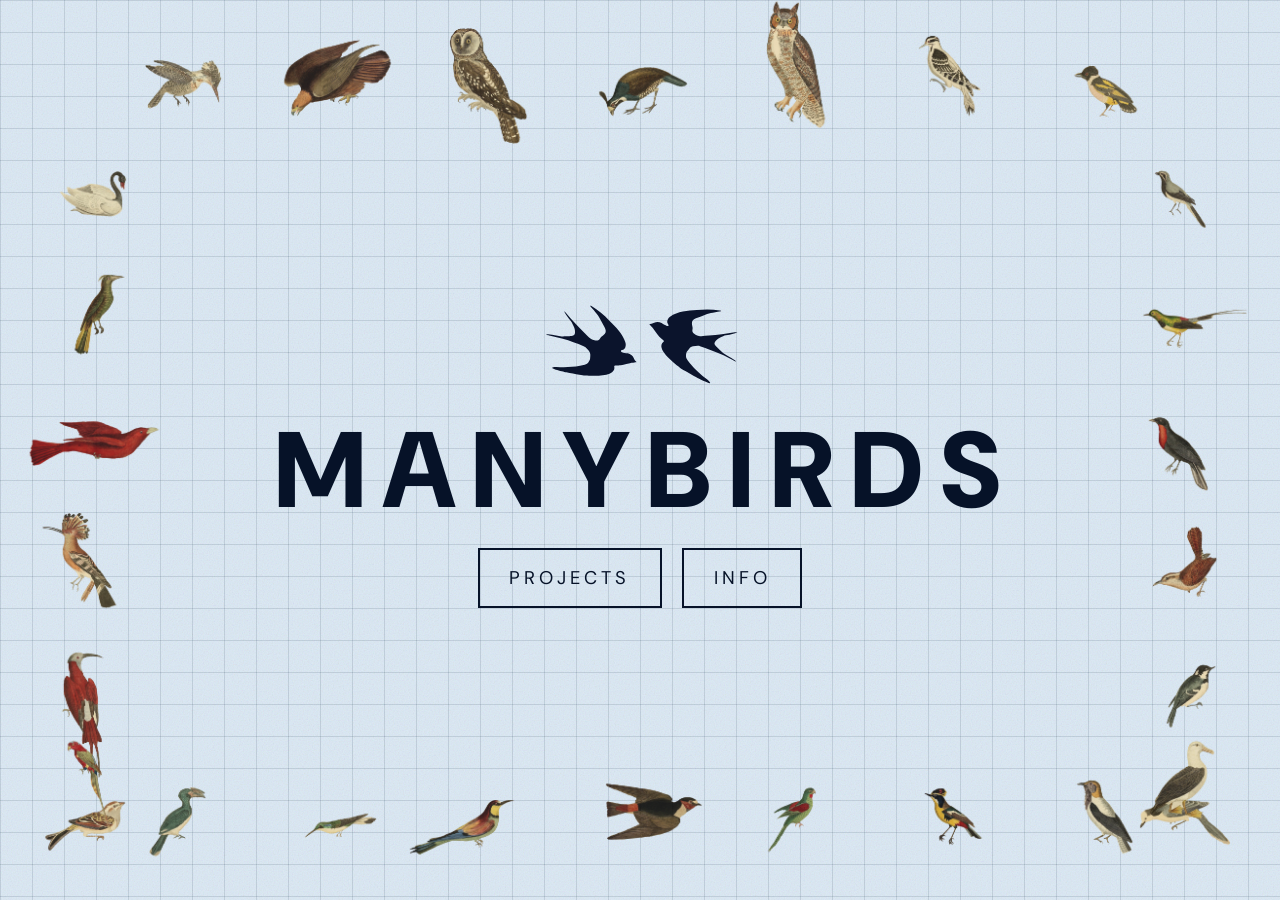
<file: index.html>
<!DOCTYPE html>
<html lang="en">
<head>
    <meta charset="UTF-8">
    <meta name="viewport" content="width=device-width, initial-scale=1.0">
    <title>MANYBIRDS — Audiovisual Collective</title>
    <meta name="description" content="MANYBIRDS — Audiovisual Collective creating immersive installations, performances, and films.">
    <link rel="canonical" href="https://manybirds.art/">
    <meta property="og:title" content="MANYBIRDS — Audiovisual Collective">
    <meta property="og:description" content="MANYBIRDS — Audiovisual Collective creating immersive installations, performances, and films.">
    <meta property="og:type" content="website">
    <meta property="og:url" content="https://manybirds.art/">
    <meta property="og:image" content="https://manybirds.art/assets/logo.svg">
    <meta name="twitter:card" content="summary_large_image">
    <meta name="twitter:title" content="MANYBIRDS — Audiovisual Collective">
    <meta name="twitter:description" content="MANYBIRDS — Audiovisual Collective creating immersive installations, performances, and films.">
    <meta name="twitter:image" content="https://manybirds.art/assets/logo.svg">
    <script type="application/ld+json">
    {
      "@context": "https://schema.org",
      "@graph": [
        {
          "@type": "Organization",
          "name": "MANYBIRDS",
          "url": "https://manybirds.art/",
          "logo": "https://manybirds.art/assets/logo.svg",
          "sameAs": [
            "https://www.instagram.com/manybirdscollective"
          ]
        },
        {
          "@type": "WebSite",
          "name": "MANYBIRDS",
          "url": "https://manybirds.art/"
        }
      ]
    }
    </script>
    <link rel="icon" href="assets/logo.svg" type="image/svg+xml">
    <link rel="stylesheet" href="style.css">
    <link rel="preconnect" href="https://fonts.googleapis.com">
    <link rel="preconnect" href="https://fonts.gstatic.com" crossorigin>
    <link href="https://fonts.googleapis.com/css2?family=DM+Sans:ital,wght@0,400;0,500;0,600;0,700;0,800;0,900;1,400;1,500&display=swap" rel="stylesheet">
</head>
<body class="home-page">
    <div class="home-birds" aria-hidden="true">
        <img class="home-bird bird-1" src="assets/birds/Birds-3.png" alt="">
        <img class="home-bird bird-2" src="assets/birds/Birds-11.png" alt="">
        <img class="home-bird bird-3" src="assets/birds/Birds-18.png" alt="">
        <img class="home-bird bird-4" src="assets/birds/Birds-24.png" alt="">
        <img class="home-bird bird-5" src="assets/birds/Birds-31.png" alt="">
        <img class="home-bird bird-6" src="assets/birds/Birds-39.png" alt="">
        <img class="home-bird bird-7" src="assets/birds/Birds-46.png" alt="">
        <img class="home-bird bird-8" src="assets/birds/Birds-53.png" alt="">
        <img class="home-bird bird-9" src="assets/birds/Birds-7.png" alt="">
        <img class="home-bird bird-10" src="assets/birds/Birds-14.png" alt="">
        <img class="home-bird bird-11" src="assets/birds/Birds-21.png" alt="">
        <img class="home-bird bird-12" src="assets/birds/Birds-28.png" alt="">
        <img class="home-bird bird-13" src="assets/birds/Birds-35.png" alt="">
        <img class="home-bird bird-14" src="assets/birds/Birds-42.png" alt="">
        <img class="home-bird bird-15" src="assets/birds/Birds-1.png" alt="">
        <img class="home-bird bird-16" src="assets/birds/Birds-5.png" alt="">
        <img class="home-bird bird-17" src="assets/birds/Birds-9.png" alt="">
        <img class="home-bird bird-18" src="assets/birds/Birds-13.png" alt="">
        <img class="home-bird bird-19" src="assets/birds/Birds-17.png" alt="">
        <img class="home-bird bird-20" src="assets/birds/Birds-23.png" alt="">
        <img class="home-bird bird-21" src="assets/birds/Birds-27.png" alt="">
        <img class="home-bird bird-22" src="assets/birds/Birds-33.png" alt="">
        <img class="home-bird bird-23" src="assets/birds/Birds-37.png" alt="">
        <img class="home-bird bird-24" src="assets/birds/Birds-41.png" alt="">
        <img class="home-bird bird-25" src="assets/birds/Birds-45.png" alt="">
        <img class="home-bird bird-26" src="assets/birds/Birds-49.png" alt="">
        <img class="home-bird bird-27" src="assets/birds/Birds-51.png" alt="">
        <img class="home-bird bird-28" src="assets/birds/Birds-55.png" alt="">
    </div>

    <main class="home-main" id="main">
        <div class="home-landing">
            <img class="home-logo" src="assets/logo.svg" alt="" decoding="async">
            <h1 class="home-wordmark">MANYBIRDS</h1>
            <div class="home-actions">
                <a href="projects.html" class="home-box-link">Projects</a>
                <a href="info.html" class="home-box-link">Info</a>
            </div>
        </div>
    </main>

    <script src="script.js"></script>
</body>
</html>
</file>
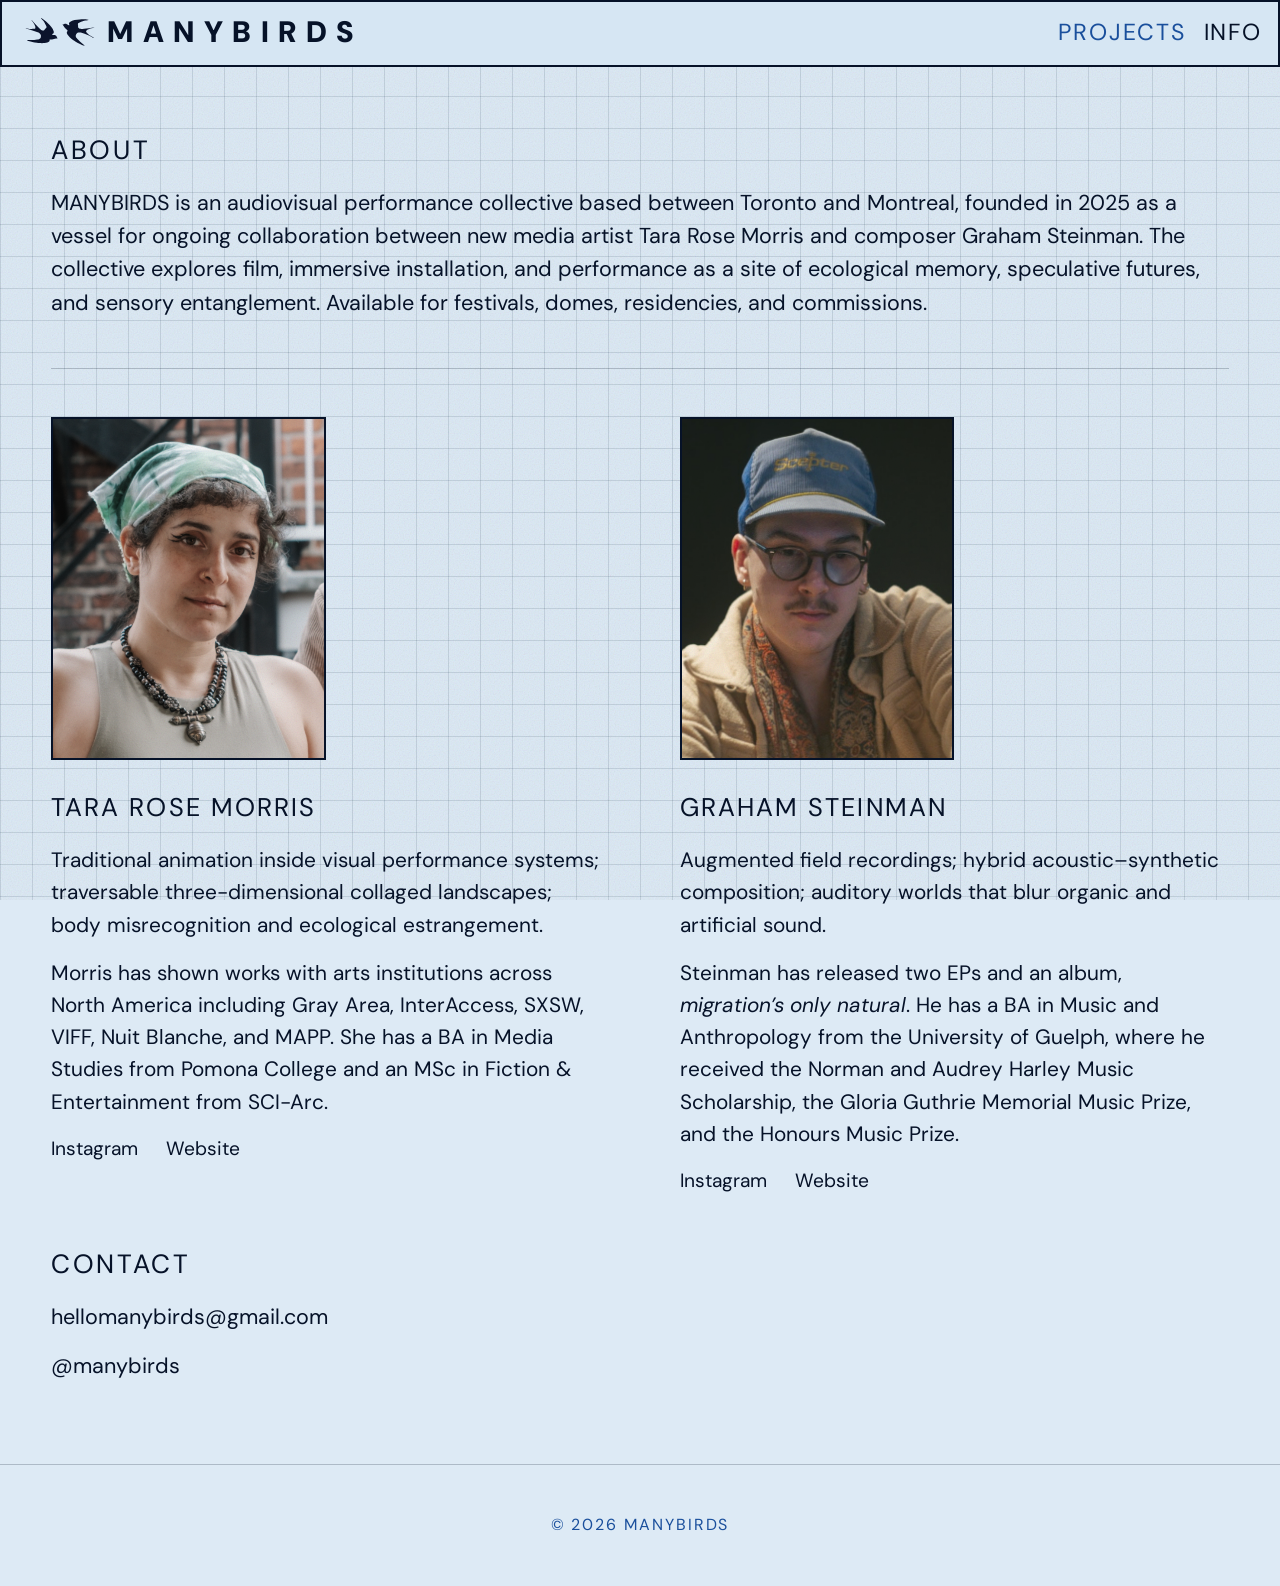
<file: info.html>
<!DOCTYPE html>
<html lang="en">
<head>
    <meta charset="UTF-8">
    <meta name="viewport" content="width=device-width, initial-scale=1.0">
    <title>Info — MANYBIRDS</title>
    <meta name="description" content="Info about MANYBIRDS, the audiovisual collective, including artist bios and contact details.">
    <link rel="canonical" href="https://manybirds.art/info.html">
    <meta property="og:title" content="Info — MANYBIRDS">
    <meta property="og:description" content="Learn about MANYBIRDS artists, background, and contact information.">
    <meta property="og:type" content="website">
    <meta property="og:url" content="https://manybirds.art/info.html">
    <meta property="og:image" content="https://manybirds.art/assets/logo.svg">
    <meta name="twitter:card" content="summary_large_image">
    <meta name="twitter:title" content="Info — MANYBIRDS">
    <meta name="twitter:description" content="Learn about MANYBIRDS artists, background, and contact information.">
    <meta name="twitter:image" content="https://manybirds.art/assets/logo.svg">
    <link rel="icon" href="assets/logo.svg" type="image/svg+xml">
    <link rel="stylesheet" href="style.css">
    <link rel="preconnect" href="https://fonts.googleapis.com">
    <link rel="preconnect" href="https://fonts.gstatic.com" crossorigin>
    <link href="https://fonts.googleapis.com/css2?family=DM+Sans:ital,wght@0,400;0,500;0,600;0,700;0,800;0,900;1,400;1,500&display=swap" rel="stylesheet">
</head>
<body>
    <header class="site-header">
        <a class="brand" href="index.html">
            <img class="brand-logo" src="assets/logo.svg" alt="" decoding="async">
            <span class="brand-text">MANYBIRDS</span>
        </a>
        <nav class="site-nav" aria-label="Primary">
            <a href="projects.html">Projects</a>
            <a href="info.html" class="is-active">Info</a>
            <a href="shop.html" class="is-nav-hidden">Shop</a>
            <a href="photos.html" class="is-nav-hidden">Photos</a>
        </nav>
    </header>

    <main class="page-main">
        <div class="page-inner prose">

            <h2>About</h2>
            <p>MANYBIRDS is an audiovisual performance collective based between Toronto and Montreal, founded in 2025 as a vessel for ongoing collaboration between new media artist Tara Rose Morris and composer Graham Steinman. The collective explores film, immersive installation, and performance as a site of ecological memory, speculative futures, and sensory entanglement. Available for festivals, domes, residencies, and commissions.</p>

            <div class="profiles-row">
                <section class="profile-block" aria-labelledby="tara-heading">
                    <div class="profile-photo">
                        <img src="assets/artists/tara.png" alt="Portrait of Tara Rose Morris" width="800" height="1000" loading="lazy" decoding="async">
                    </div>
                    <h3 id="tara-heading">TARA ROSE MORRIS</h3>
                    <p>Traditional animation inside visual performance systems; traversable three-dimensional collaged landscapes; body misrecognition and ecological estrangement.</p>
                    <p>Morris has shown works with arts institutions across North America including Gray Area, InterAccess, SXSW, VIFF, Nuit Blanche, and MAPP. She has a BA in Media Studies from Pomona College and an MSc in Fiction &amp; Entertainment from SCI-Arc.</p>
                    <div class="member-links">
                        <a href="https://www.instagram.com/taramoves" target="_blank" rel="noopener noreferrer">Instagram</a>
                        <a href="https://taramovves.com" target="_blank" rel="noopener noreferrer">Website</a>
                    </div>
                </section>

                <section class="profile-block" aria-labelledby="graham-heading">
                    <div class="profile-photo">
                        <img src="assets/artists/graham.png" alt="Portrait of Graham Steinman" width="800" height="1000" loading="lazy" decoding="async">
                    </div>
                    <h3 id="graham-heading">GRAHAM STEINMAN</h3>
                    <p>Augmented field recordings; hybrid acoustic–synthetic composition; auditory worlds that blur organic and artificial sound.</p>
                    <p>Steinman has released two EPs and an album, <em>migration’s only natural</em>. He has a BA in Music and Anthropology from the University of Guelph, where he received the Norman and Audrey Harley Music Scholarship, the Gloria Guthrie Memorial Music Prize, and the Honours Music Prize.</p>
                    <div class="member-links">
                        <a href="https://www.instagram.com/grahamsteinman" target="_blank" rel="noopener noreferrer">Instagram</a>
                        <a href="https://www.grahamsteinman.com" target="_blank" rel="noopener noreferrer">Website</a>
                    </div>
                </section>
            </div>

            <section class="contact-block" aria-labelledby="contact-heading">
                <h2 id="contact-heading">Contact</h2>
                <ul class="contact-list">
                    <li><a href="mailto:hellomanybirds@gmail.com">hellomanybirds@gmail.com</a></li>
                    <li><a href="https://www.instagram.com/manybirdscollective" target="_blank" rel="noopener noreferrer">@manybirds</a></li>
                </ul>
            </section>
        </div>
    </main>

    <footer class="site-footer">
        <p>© 2026 MANYBIRDS</p>
    </footer>
</body>
</html>
</file>
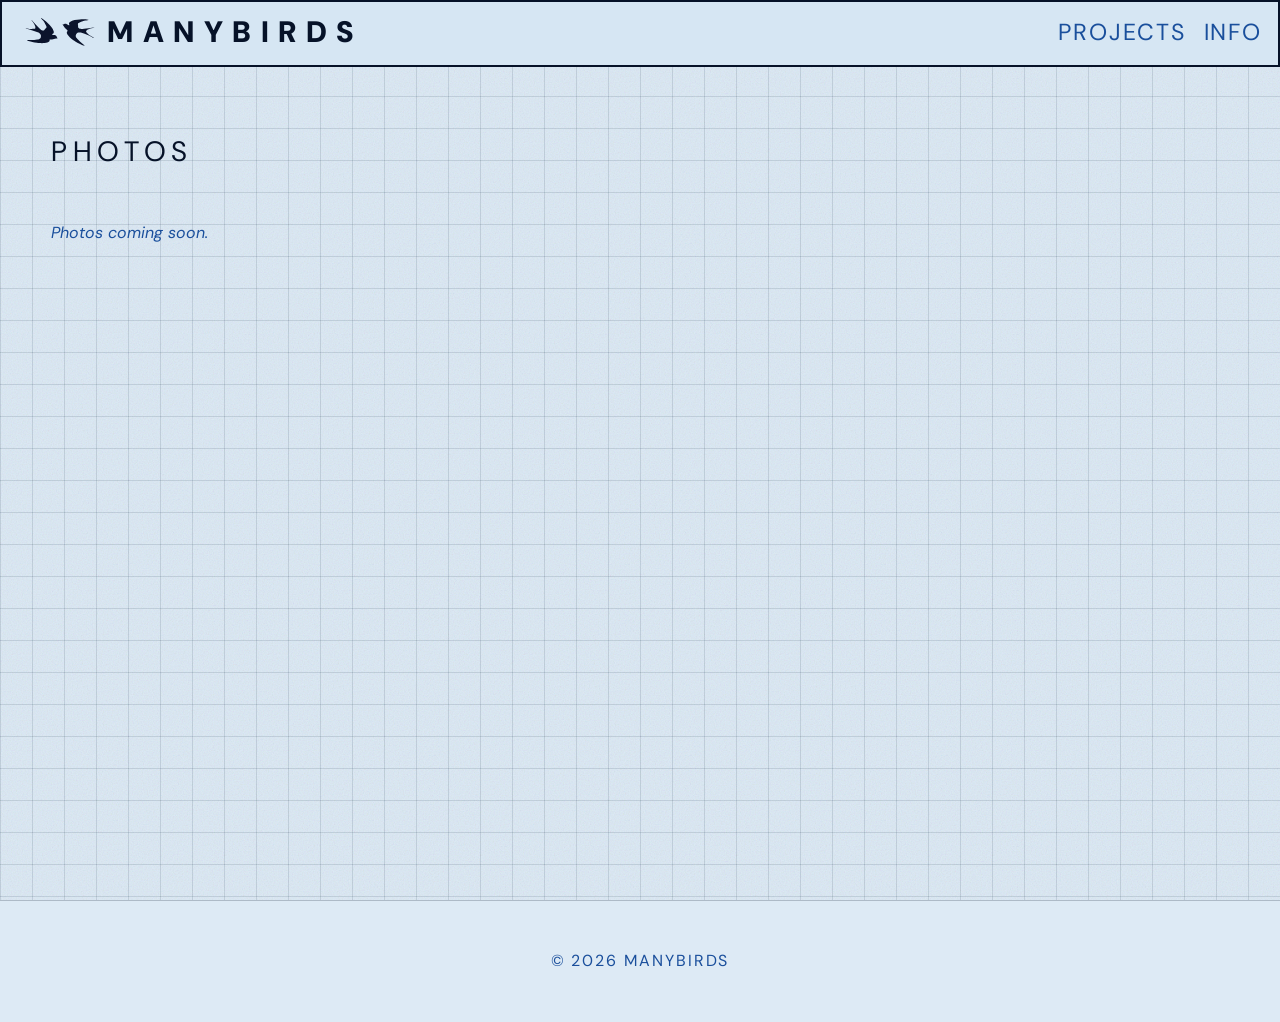
<file: photos.html>
<!DOCTYPE html>
<html lang="en">
<head>
    <meta charset="UTF-8">
    <meta name="viewport" content="width=device-width, initial-scale=1.0">
    <title>Photos — MANYBIRDS</title>
    <meta name="description" content="MANYBIRDS photo archive page.">
    <link rel="canonical" href="https://manybirds.art/photos.html">
    <meta property="og:title" content="Photos — MANYBIRDS">
    <meta property="og:description" content="MANYBIRDS photo archive page.">
    <meta property="og:type" content="website">
    <meta property="og:url" content="https://manybirds.art/photos.html">
    <meta property="og:image" content="https://manybirds.art/assets/logo.svg">
    <meta name="twitter:card" content="summary_large_image">
    <meta name="twitter:title" content="Photos — MANYBIRDS">
    <meta name="twitter:description" content="MANYBIRDS photo archive page.">
    <meta name="twitter:image" content="https://manybirds.art/assets/logo.svg">
    <link rel="icon" href="assets/logo.svg" type="image/svg+xml">
    <link rel="stylesheet" href="style.css">
    <link rel="preconnect" href="https://fonts.googleapis.com">
    <link rel="preconnect" href="https://fonts.gstatic.com" crossorigin>
    <link href="https://fonts.googleapis.com/css2?family=DM+Sans:ital,wght@0,400;0,500;0,600;0,700;0,800;0,900;1,400;1,500&display=swap" rel="stylesheet">
</head>
<body>
    <header class="site-header">
        <a class="brand" href="index.html">
            <img class="brand-logo" src="assets/logo.svg" alt="" decoding="async">
            <span class="brand-text">MANYBIRDS</span>
        </a>
        <nav class="site-nav" aria-label="Primary">
            <a href="projects.html">Projects</a>
            <a href="info.html">Info</a>
            <a href="shop.html" class="is-nav-hidden">Shop</a>
            <a href="photos.html" class="is-nav-hidden">Photos</a>
        </nav>
    </header>

    <main class="page-main">
        <div class="page-inner">
            <h1 class="page-title">Photos</h1>
            <p class="placeholder">Photos coming soon.</p>
        </div>
    </main>

    <footer class="site-footer">
        <p>© 2026 MANYBIRDS</p>
    </footer>
</body>
</html>
</file>
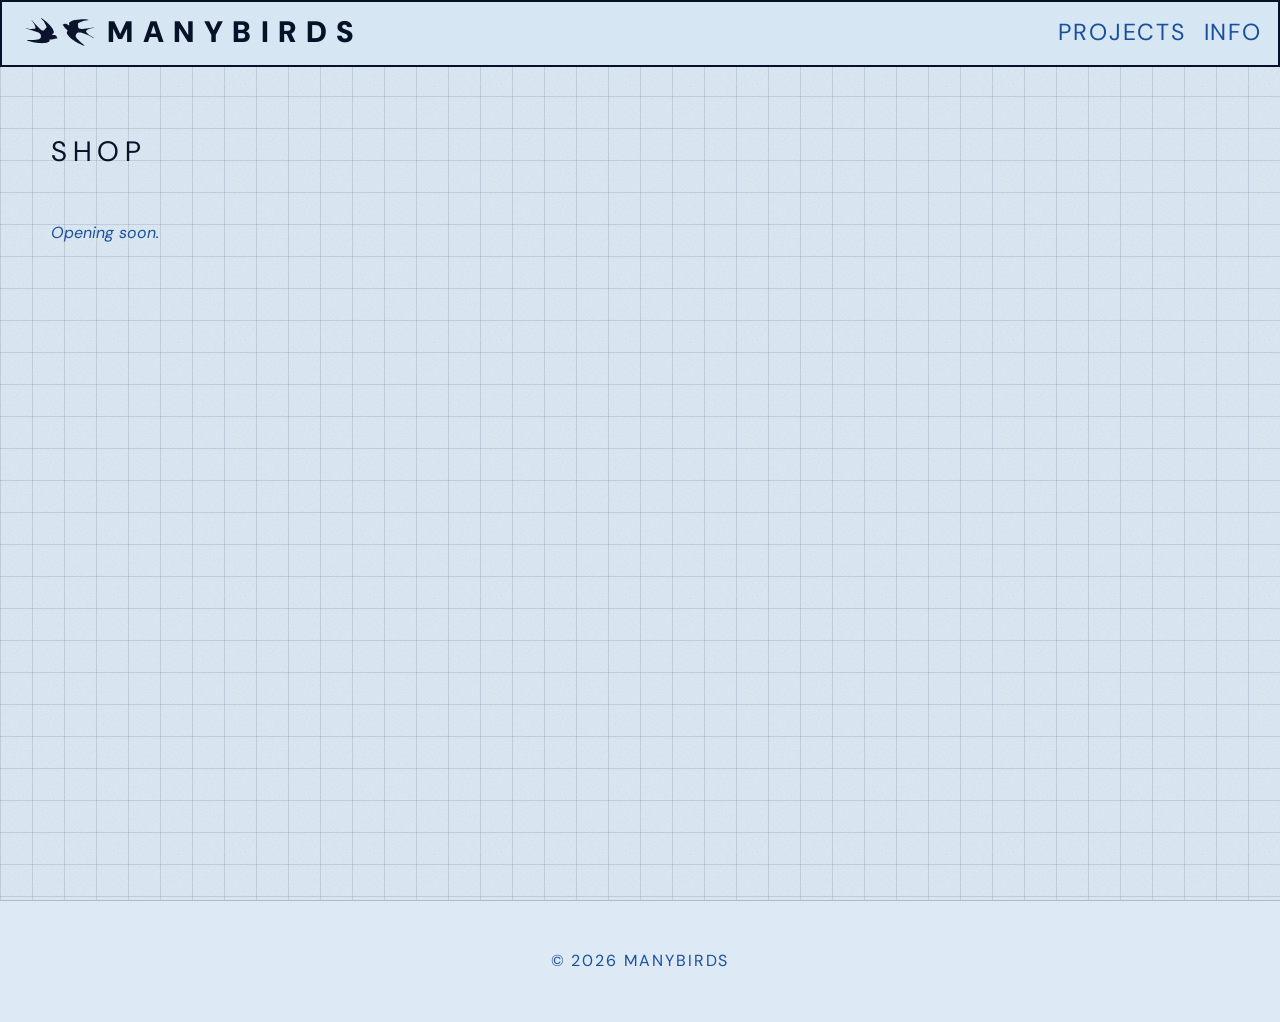
<file: shop.html>
<!DOCTYPE html>
<html lang="en">
<head>
    <meta charset="UTF-8">
    <meta name="viewport" content="width=device-width, initial-scale=1.0">
    <title>Shop — MANYBIRDS</title>
    <meta name="description" content="MANYBIRDS shop page.">
    <link rel="canonical" href="https://manybirds.art/shop.html">
    <meta property="og:title" content="Shop — MANYBIRDS">
    <meta property="og:description" content="MANYBIRDS shop page.">
    <meta property="og:type" content="website">
    <meta property="og:url" content="https://manybirds.art/shop.html">
    <meta property="og:image" content="https://manybirds.art/assets/logo.svg">
    <meta name="twitter:card" content="summary_large_image">
    <meta name="twitter:title" content="Shop — MANYBIRDS">
    <meta name="twitter:description" content="MANYBIRDS shop page.">
    <meta name="twitter:image" content="https://manybirds.art/assets/logo.svg">
    <link rel="icon" href="assets/logo.svg" type="image/svg+xml">
    <link rel="stylesheet" href="style.css">
    <link rel="preconnect" href="https://fonts.googleapis.com">
    <link rel="preconnect" href="https://fonts.gstatic.com" crossorigin>
    <link href="https://fonts.googleapis.com/css2?family=DM+Sans:ital,wght@0,400;0,500;0,600;0,700;0,800;0,900;1,400;1,500&display=swap" rel="stylesheet">
</head>
<body>
    <header class="site-header">
        <a class="brand" href="index.html">
            <img class="brand-logo" src="assets/logo.svg" alt="" decoding="async">
            <span class="brand-text">MANYBIRDS</span>
        </a>
        <nav class="site-nav" aria-label="Primary">
            <a href="projects.html">Projects</a>
            <a href="info.html">Info</a>
            <a href="shop.html" class="is-nav-hidden">Shop</a>
            <a href="photos.html" class="is-nav-hidden">Photos</a>
        </nav>
    </header>

    <main class="page-main">
        <div class="page-inner">
            <h1 class="page-title">Shop</h1>
            <p class="placeholder">Opening soon.</p>
        </div>
    </main>

    <footer class="site-footer">
        <p>© 2026 MANYBIRDS</p>
    </footer>
</body>
</html>
</file>
<file: style.css>
/* MANYBIRDS — vintage papery magazine */

:root {
    /* Paper + ink */
    --paper: #ddeaf5;
    --paper-deep: #cfddef;
    --grid-line: rgba(8, 28, 58, 0.12);
    --bg: var(--paper);
    --text: #061228;
    --text-muted: #1a4f9c;
    --line: rgba(6, 18, 40, 0.22);
    --accent: var(--text);
    --noise-tile: url("data:image/svg+xml,%3Csvg xmlns='http://www.w3.org/2000/svg' width='256' height='256'%3E%3Cfilter id='n'%3E%3CfeTurbulence type='fractalNoise' baseFrequency='0.8' numOctaves='4' stitchTiles='stitch'/%3E%3C/filter%3E%3Crect width='100%25' height='100%25' filter='url(%23n)' opacity='0.55'/%3E%3C/svg%3E");

    --font: "DM Sans", system-ui, sans-serif;
    --fw-regular: 400;
    --fw-semibold: 600;
    --fw-bold: 700;
    --fw-extrabold: 800;
    --fw-black: 900;

    --space-xs: 0.5rem;
    --space-sm: 1rem;
    --space-md: 1.75rem;
    --space-lg: 3rem;
    --space-xl: 5rem;

    --ease: cubic-bezier(0.2, 0.85, 0.35, 1);
    --fast: 0.18s;

    --header-offset: 5.1rem;
}

*, *::before, *::after {
    box-sizing: border-box;
    margin: 0;
    padding: 0;
}

html {
    font-size: 16px;
    scroll-behavior: smooth;
    background: var(--paper);
}

body {
    font-family: var(--font);
    font-weight: var(--fw-regular);
    position: relative;
    background: transparent;
    color: var(--text);
    line-height: 1.55;
    min-height: 100vh;
    display: flex;
    flex-direction: column;
    -webkit-font-smoothing: antialiased;
}

/* Magazine grid (lighter blue than paper) + paper noise */
body::before {
    content: "";
    position: fixed;
    inset: 0;
    z-index: -2;
    pointer-events: none;
    background-color: var(--paper);
    background-image:
        linear-gradient(var(--grid-line) 1px, transparent 1px),
        linear-gradient(90deg, var(--grid-line) 1px, transparent 1px);
    background-size: 32px 32px;
}

body::after {
    content: "";
    position: fixed;
    inset: 0;
    z-index: -1;
    pointer-events: none;
    opacity: 0.28;
    background-image: var(--noise-tile);
    background-repeat: repeat;
    mix-blend-mode: multiply;
}

.sr-only {
    position: absolute;
    width: 1px;
    height: 1px;
    padding: 0;
    margin: -1px;
    overflow: hidden;
    clip: rect(0, 0, 0, 0);
    white-space: nowrap;
    border: 0;
}

::selection {
    background: rgba(6, 18, 40, 0.14);
    color: var(--text);
}

img {
    max-width: 100%;
    height: auto;
    vertical-align: middle;
}

a {
    color: var(--text);
    text-decoration: none;
}

a:hover {
    color: var(--text);
    opacity: 0.72;
}

/* ---------- Typography ---------- */
.w-black {
    font-weight: var(--fw-black);
}

.w-extrabold {
    font-weight: var(--fw-extrabold);
}

.w-bold {
    font-weight: var(--fw-bold);
}

.w-semibold {
    font-weight: var(--fw-semibold);
}

.w-regular {
    font-weight: var(--fw-regular);
}

em,
.i {
    font-style: italic;
}

.muted {
    color: var(--text-muted);
    font-weight: var(--fw-regular);
}

.accent {
    color: var(--accent);
    font-weight: var(--fw-regular);
}

/* ---------- Header ---------- */
.site-header {
    position: fixed;
    top: 0;
    left: 0;
    right: 0;
    z-index: 50;
    display: flex;
    flex-wrap: wrap;
    align-items: center;
    justify-content: space-between;
    gap: 0.5rem 1rem;
    padding: 0.7rem max(0.55rem, 1.25vw) 0.75rem max(1rem, 1.35vw);
    background: #d6e6f3;
    border: 2px solid var(--text);
}

.brand {
    display: inline-flex;
    align-items: center;
    gap: 0.55rem;
    font-family: var(--font);
    font-weight: var(--fw-black);
    color: var(--text);
    text-decoration: none;
    text-transform: uppercase;
}

.brand-text {
    font-size: clamp(1.2rem, 3.4vw, 1.85rem);
    letter-spacing: 0.32em;
    line-height: 1;
}

.brand-logo {
    display: block;
    height: clamp(1.85rem, 4vw, 2.5rem);
    width: auto;
    flex-shrink: 0;
    filter: brightness(0) saturate(100%) invert(8%) sepia(27%) saturate(2469%) hue-rotate(197deg) brightness(91%) contrast(101%);
}

.brand:hover {
    color: var(--text);
    opacity: 0.78;
}

.brand:hover .brand-logo {
    opacity: 0.85;
}

.site-nav {
    display: flex;
    flex-wrap: wrap;
    align-items: center;
    gap: 0.25rem 1.1rem;
}

.site-nav a {
    font-family: var(--font);
    font-weight: var(--fw-regular);
    font-size: clamp(1.1rem, 2.75vw, 1.45rem);
    letter-spacing: 0.08em;
    text-transform: uppercase;
    color: var(--text-muted);
    text-decoration: none;
}

.site-nav a:hover {
    color: var(--text);
    opacity: 1;
}

.site-nav a.is-active {
    color: var(--text);
    font-weight: var(--fw-regular);
}

.site-nav a.is-nav-hidden {
    display: none;
}

/* ---------- Layout ---------- */
.page-main {
    padding-top: var(--header-offset);
    min-height: 100vh;
    flex: 1 0 auto;
}


.page-inner {
    width: 100%;
    max-width: none;
    margin: 0;
    padding: var(--space-lg) max(1rem, 4vw) var(--space-xl);
}

.page-title {
    font-weight: var(--fw-regular);
    font-size: clamp(1.25rem, 3vw, 1.75rem);
    letter-spacing: 0.2em;
    text-transform: uppercase;
    color: var(--text);
    margin-bottom: var(--space-lg);
}

/* ---------- Home (paper/grid + scattered birds) ---------- */
.home-page {
    padding-top: 0;
    min-height: 100vh;
    height: 100vh;
    overflow: hidden;
}

.home-birds {
    position: fixed;
    top: 50%;
    left: 50%;
    width: 1320px;
    height: 980px;
    transform: translate(-50%, -50%);
    z-index: 0;
    pointer-events: none;
    overflow: hidden;
}

.home-bird {
    position: absolute;
    width: 14rem;
    height: auto;
    opacity: 0.9;
    filter: saturate(0.86) contrast(0.96);
}

.home-main {
    position: relative;
    z-index: 2;
    min-height: calc(100vh - 4.5rem);
    flex: 1 0 auto;
    padding: 0;
    margin: 0;
}

.home-landing {
    position: fixed;
    inset: 0;
    z-index: 2;
    display: flex;
    flex-direction: column;
    align-items: center;
    justify-content: center;
    padding: max(1.5rem, 4vw);
    text-align: center;
    pointer-events: none;
}

.home-landing .home-actions,
.home-landing .home-box-link {
    pointer-events: auto;
}

.home-logo {
    width: clamp(9.6rem, 21vw, 13.8rem);
    height: auto;
    margin-bottom: 0.75rem;
    filter: brightness(0) saturate(100%) invert(8%) sepia(27%) saturate(2469%) hue-rotate(197deg) brightness(91%) contrast(101%);
}

.home-wordmark {
    font-family: var(--font);
    font-weight: var(--fw-black);
    font-size: clamp(2.3rem, 10.5vw, 6.7rem);
    letter-spacing: 0.15em;
    line-height: 1.05;
    color: var(--text);
    text-transform: uppercase;
    margin: 0 0 1.25rem;
    margin-right: -0.1em;
    text-shadow: none;
}

.home-tagline {
    font-family: var(--font);
    font-weight: var(--fw-regular);
    font-size: clamp(1.25rem, 2.9vw, 1.6rem);
    line-height: 1.5;
    font-style: italic;
    color: var(--text-muted);
    max-width: 36rem;
    margin: 0 auto 2.25rem;
    text-shadow: none;
}

.home-actions {
    display: flex;
    flex-wrap: wrap;
    gap: 1rem 1.25rem;
    justify-content: center;
}

.home-box-link {
    display: inline-block;
    border: 2px solid var(--text);
    background: transparent;
    color: var(--text);
    font-family: var(--font);
    font-weight: var(--fw-regular);
    font-size: clamp(1rem, 2.2vw, 1.15rem);
    letter-spacing: 0.22em;
    text-transform: uppercase;
    text-decoration: none;
    padding: 0.85rem 1.85rem;
    transition: opacity var(--fast) var(--ease), border-color var(--fast) var(--ease);
}

.home-box-link:hover {
    background: transparent;
    color: var(--text);
    opacity: 0.75;
    border-color: var(--text-muted);
}

.site-footer--home {
    position: fixed;
    left: 0;
    right: 0;
    bottom: 0;
    z-index: 3;
    margin-top: 0;
    background: transparent;
    border-top: 1px solid var(--line);
}

.site-footer--home p {
    color: var(--text-muted);
}

.bird-1 { top: 0; left: 92px; transform: none; }
.bird-2 { top: 0; left: 246px; transform: none; }
.bird-3 { top: 0; left: 400px; transform: none; }
.bird-4 { top: 0; left: 554px; transform: none; }
.bird-5 { top: 0; left: 708px; transform: none; }
.bird-6 { top: 0; left: 862px; transform: none; }
.bird-7 { top: 0; left: 1016px; transform: none; }

.bird-8 { bottom: 0; left: 92px; transform: none; }
.bird-9 { bottom: 0; left: 246px; transform: none; }
.bird-10 { bottom: 0; left: 400px; transform: none; }
.bird-11 { bottom: 0; left: 554px; transform: none; }
.bird-12 { bottom: 0; left: 708px; transform: none; }
.bird-13 { bottom: 0; left: 862px; transform: none; }
.bird-14 { bottom: 0; left: 1016px; transform: none; }

.bird-15 { top: 112px; left: 0; transform: none; }
.bird-16 { top: 236px; left: 0; transform: none; }
.bird-17 { top: 360px; left: 0; transform: none; }
.bird-18 { top: 484px; left: 0; transform: none; }
.bird-19 { top: 608px; left: 0; transform: none; }
.bird-20 { top: 732px; left: 0; transform: none; }
.bird-21 { top: 700px; left: 0; transform: none; }

.bird-22 { top: 112px; right: 0; transform: none; }
.bird-23 { top: 236px; right: 0; transform: none; }
.bird-24 { top: 360px; right: 0; transform: none; }
.bird-25 { top: 484px; right: 0; transform: none; }
.bird-26 { top: 608px; right: 0; transform: none; }
.bird-27 { top: 732px; right: 0; transform: none; }
.bird-28 { top: 700px; right: 0; transform: none; }

.home-box-link.is-nav-hidden {
    display: none;
}

/* ---------- Projects page hero strip ---------- */
.projects-hero {
    display: grid;
    grid-template-columns: repeat(3, 1fr);
    gap: clamp(0.45rem, 1.5vw, 0.85rem);
    width: 100%;
    margin: var(--space-sm) 0 var(--space-md);
    padding: 0;
}

.projects-hero-card {
    display: block;
    position: relative;
    overflow: hidden;
    border-radius: 0;
    aspect-ratio: 4 / 3;
    background: var(--paper-deep);
    border: 2px solid var(--text);
    outline: none;
    transition: opacity var(--fast) var(--ease);
}

.projects-hero-card::after {
    content: "";
    position: absolute;
    inset: 0;
    z-index: 1;
    pointer-events: none;
    opacity: 0.26;
    background-image: var(--noise-tile);
    background-repeat: repeat;
    mix-blend-mode: multiply;
}

.projects-hero-card:hover {
    opacity: 0.94;
}

.projects-hero-card:focus-visible {
    outline: 2px solid var(--text);
    outline-offset: 3px;
}

.projects-hero-card img {
    position: relative;
    z-index: 0;
    width: 100%;
    height: 100%;
    object-fit: cover;
    vertical-align: middle;
    filter: saturate(0.78) contrast(0.97);
    transition: transform 0.35s var(--ease), filter var(--fast) var(--ease);
}

.projects-hero-card:hover img {
    transform: scale(1.02);
}

/* ---------- Projects split (flush left) ---------- */
.projects-layout {
    --projects-gap: clamp(1rem, 2.5vw, 2rem);
    display: grid;
    grid-template-columns: minmax(10rem, 20rem) minmax(0, 1fr);
    gap: var(--projects-gap);
    align-items: start;
    position: relative;
    width: 100%;
    max-width: none;
    margin: 0;
    padding: var(--space-lg) max(0.75rem, 3vw) var(--space-xl) max(0.5rem, 1rem);
}

.project-index {
    position: sticky;
    top: var(--header-offset);
    min-width: 0;
    background: transparent;
    border: none;
    padding: var(--space-sm) 0.85rem;
    box-sizing: border-box;
}

.project-index ul {
    list-style: none;
}

.project-index li {
    margin-bottom: var(--space-md);
}

.project-index button[data-project] {
    font-family: var(--font);
    font-size: clamp(1.28rem, 3.84vw, 2.64rem);
    font-weight: var(--fw-regular);
    letter-spacing: 0.04em;
    line-height: 1.15;
    text-align: left;
    width: 100%;
    max-width: 100%;
    overflow-wrap: break-word;
    hyphens: auto;
    padding: 0.4rem 0;
    border: none;
    background: none;
    color: var(--text-muted);
    cursor: pointer;
    transition: color var(--fast) var(--ease), opacity var(--fast) var(--ease);
}

.project-index button[data-project]:hover {
    color: var(--text);
    opacity: 1;
}

.project-index button[data-project].is-active {
    color: var(--text);
    font-weight: var(--fw-regular);
}

.project-index-back {
    display: block;
    width: 100%;
    margin-top: var(--space-md);
    padding: var(--space-md) 0 0.35rem;
    border: none;
    border-top: 1px solid var(--line);
    background: none;
    font-family: var(--font);
    font-size: clamp(1.25rem, 3.2vw, 1.45rem);
    font-weight: var(--fw-regular);
    letter-spacing: 0.14em;
    text-transform: uppercase;
    text-align: left;
    color: var(--text-muted);
    cursor: pointer;
    transition: color var(--fast) var(--ease), opacity var(--fast) var(--ease);
}

.project-index-back:hover {
    color: var(--text);
    opacity: 0.8;
}

.project-stage {
    position: relative;
    min-height: 50vh;
    min-width: 0;
    padding-left: var(--space-md);
}

.project-stage::before {
    content: "";
    position: absolute;
    top: calc(-1 * var(--space-lg));
    bottom: calc(-1 * var(--space-xl));
    left: calc(var(--projects-gap) / -2);
    border-left: 2px solid #d98997;
    pointer-events: none;
}

.project-hub {
    display: none;
}

.project-hub.is-open {
    display: block;
}

.project-panel {
    display: none;
}

.project-panel.is-open {
    display: block;
}

.project-panel-inner {
    max-width: none;
    width: 100%;
    margin: 0;
    text-align: left;
}

.project-panel-head {
    margin-bottom: var(--space-md);
}

.project-panel-head h2 {
    font-weight: var(--fw-regular);
    font-size: clamp(1.15rem, 2.5vw, 1.5rem);
    letter-spacing: 0.12em;
    color: var(--text);
    margin-bottom: var(--space-xs);
}

.project-meta-line {
    font-size: 1.6rem;
    font-weight: var(--fw-regular);
    color: var(--text-muted);
}

/* Shows / dates */
.shows-list {
    list-style: none;
    margin: var(--space-md) 0 var(--space-lg);
    padding: var(--space-sm) 0;
    border-top: 1px solid var(--line);
    border-bottom: 1px solid var(--line);
}

.shows-list li {
    font-size: 1.3rem;
    font-weight: var(--fw-regular);
    color: var(--text);
    padding: 0.4rem 0;
    line-height: 1.45;
}

.shows-list.shows-list--flush {
    margin: 0;
    padding: 0;
    border: none;
}

.shows-list--compact {
    margin: 0 0 var(--space-md);
    padding: 0;
    border: none;
}

.shows-list--compact li {
    padding: 0.3rem 0;
}

.shows-list .show-date {
    font-weight: var(--fw-regular);
    color: var(--text);
}

/* Gallery — spans full width of detail column */
.gallery-stack {
    text-align: left;
    margin-bottom: var(--space-lg);
}

.gallery-stack-title {
    font-size: 1.2rem;
    font-weight: var(--fw-regular);
    letter-spacing: 0.14em;
    text-transform: uppercase;
    color: var(--text-muted);
    margin-bottom: var(--space-sm);
}

.gallery-grid {
    display: grid;
    grid-template-columns: repeat(3, 1fr);
    gap: var(--space-sm);
    justify-items: stretch;
    width: 100%;
    max-width: none;
    margin: 0;
}

.gallery-item {
    position: relative;
    aspect-ratio: 16 / 10;
    overflow: hidden;
    background: var(--paper-deep);
    border: 2px solid var(--text);
    width: 100%;
    max-width: none;
    min-width: 0;
    cursor: zoom-in;
}

.gallery-item::after {
    content: "";
    position: absolute;
    inset: 0;
    z-index: 1;
    pointer-events: none;
    opacity: 0.26;
    background-image: var(--noise-tile);
    background-repeat: repeat;
    mix-blend-mode: multiply;
}

.gallery-item img {
    position: relative;
    z-index: 0;
    width: 100%;
    height: 100%;
    object-fit: cover;
    filter: saturate(0.78) contrast(0.97);
    transition: filter var(--fast) var(--ease), opacity var(--fast) var(--ease);
}

.gallery-item:hover img {
    filter: saturate(0.84) contrast(0.98);
}

.project-body-text {
    margin-bottom: var(--space-lg);
}

.project-body-text p {
    font-size: clamp(1.25rem, 1.9vw, 1.45rem);
    font-weight: var(--fw-regular);
    color: var(--text);
    margin-bottom: var(--space-sm);
}

.project-body-text p:last-child {
    margin-bottom: 0;
}

.block-label {
    font-size: 1.2rem;
    font-weight: var(--fw-regular);
    letter-spacing: 0.14em;
    text-transform: uppercase;
    color: var(--text-muted);
    margin-bottom: var(--space-sm);
    margin-top: var(--space-lg);
}

.block-label:first-child {
    margin-top: 0;
}

.credits-list,
.screenings-list {
    list-style: none;
    font-size: 1.2rem;
}

.credits-list li {
    display: flex;
    justify-content: space-between;
    gap: var(--space-md);
    padding: 0.35rem 0;
    border-bottom: 1px solid var(--line);
    font-weight: var(--fw-regular);
}

.credit-name {
    font-weight: var(--fw-regular);
    color: var(--text);
}

.credit-role {
    color: var(--text-muted);
    text-align: right;
}

.media-embed {
    position: relative;
    width: 100%;
    max-width: 48rem;
    margin: var(--space-md) 0 var(--space-lg);
    aspect-ratio: 16 / 9;
    border-radius: 0;
    overflow: hidden;
    background: transparent;
    border: 2px solid var(--text);
}

.media-embed iframe {
    position: absolute;
    inset: 0;
    display: block;
    width: 100%;
    height: 100%;
    border: 0;
}

.media-embed--responsive {
    max-width: 48rem;
}

.viewing-page {
    max-width: 72rem;
}

.viewing-back {
    margin-bottom: var(--space-md);
    font-size: 1.15rem;
}

.viewing-back a {
    color: var(--text-muted);
    text-decoration: none;
}

.viewing-back a:hover {
    color: var(--text);
    text-decoration: underline;
}

.viewing-head {
    margin-bottom: var(--space-md);
}

.viewing-title {
    font-weight: var(--fw-regular);
    font-size: clamp(1.25rem, 3vw, 1.75rem);
    letter-spacing: 0.12em;
    text-transform: uppercase;
    color: var(--text);
    margin-bottom: var(--space-xs);
}

.viewing-cta {
    margin: 0 0 var(--space-lg);
    font-size: clamp(1.25rem, 1.9vw, 1.45rem);
}

.viewing-cta a {
    color: var(--text);
    text-decoration: underline;
    text-underline-offset: 0.2em;
}

.viewing-external {
    margin-top: var(--space-lg);
    font-size: 1.15rem;
}

.viewing-external a {
    color: var(--text-muted);
}

.viewing-external a:hover {
    color: var(--text);
}

/* ---------- Info / content pages ---------- */
.prose {
    max-width: none;
    width: 100%;
}

.prose p {
    margin-bottom: var(--space-md);
    font-weight: var(--fw-regular);
    color: var(--text);
    font-size: 1.35rem;
}

.prose h2 {
    font-size: 1.65rem;
    font-weight: var(--fw-regular);
    letter-spacing: 0.1em;
    text-transform: uppercase;
    margin: var(--space-lg) 0 var(--space-sm);
    color: var(--text);
}

.prose h2:first-child {
    margin-top: 0;
}

.profile-photo {
    position: relative;
    margin: 0 0 var(--space-md);
    width: 50%;
    max-width: 50%;
    aspect-ratio: 4 / 5;
    overflow: hidden;
    border-radius: 0;
    border: 2px solid var(--text);
    background: var(--paper-deep);
}

.profile-photo::after {
    content: "";
    position: absolute;
    inset: 0;
    z-index: 1;
    pointer-events: none;
    opacity: 0.26;
    background-image: var(--noise-tile);
    background-repeat: repeat;
    mix-blend-mode: multiply;
}

.profile-photo img {
    position: relative;
    z-index: 0;
    width: 100%;
    height: 100%;
    object-fit: cover;
    object-position: center center;
    display: block;
    filter: saturate(0.78) contrast(0.97);
}

.profiles-row {
    display: grid;
    grid-template-columns: 1fr 1fr;
    gap: var(--space-lg) var(--space-xl);
    margin-top: var(--space-lg);
    padding-top: var(--space-lg);
    border-top: 1px solid var(--line);
    align-items: start;
}

.profiles-row .profile-block {
    margin-top: 0;
    padding-top: 0;
    border-top: none;
}

.profile-block {
    margin-top: var(--space-lg);
    padding-top: var(--space-lg);
    border-top: 1px solid var(--line);
}

.profile-block h3 {
    font-size: 1.6rem;
    font-weight: var(--fw-regular);
    letter-spacing: 0.08em;
    text-transform: uppercase;
    color: var(--text);
    margin-bottom: var(--space-sm);
}

.profile-block p {
    font-size: 1.3rem;
    margin-bottom: var(--space-sm);
}

.member-links {
    display: flex;
    flex-wrap: wrap;
    gap: var(--space-md);
    margin-top: var(--space-sm);
}

.member-links a {
    font-size: 1.2rem;
    font-weight: var(--fw-regular);
}

.contact-block {
    margin-top: var(--space-lg);
}

.contact-list {
    list-style: none;
    padding: 0;
    margin: 0;
}

.contact-list li + li {
    margin-top: var(--space-sm);
}

.contact-list a {
    font-size: 1.35rem;
    font-weight: var(--fw-regular);
    word-break: break-all;
}

/* ---------- Placeholder pages ---------- */
.placeholder {
    color: var(--text-muted);
    font-style: italic;
    font-weight: var(--fw-regular);
    max-width: 28rem;
}

/* ---------- Footer ---------- */
.site-footer {
    position: relative;
    z-index: 2;
    padding: var(--space-lg);
    text-align: center;
    border-top: 1px solid var(--line);
    margin-top: auto;
}

.availability-note {
    margin-top: var(--space-lg);
    color: var(--text-muted);
    font-style: italic;
    font-weight: var(--fw-regular);
}

.site-footer p {
    font-size: 1rem;
    font-weight: var(--fw-regular);
    letter-spacing: 0.12em;
    color: var(--text-muted);
}

/* ---------- Lightbox ---------- */
.lightbox {
    position: fixed;
    inset: 0;
    z-index: 1000;
    background: color-mix(in srgb, var(--paper) 88%, var(--text));
    display: flex;
    align-items: center;
    justify-content: center;
    opacity: 0;
    visibility: hidden;
    transition: opacity 0.25s var(--ease), visibility 0.25s var(--ease);
    cursor: zoom-out;
}

.lightbox.active {
    opacity: 1;
    visibility: visible;
}

.lightbox-img {
    max-width: 90vw;
    max-height: 90vh;
    object-fit: contain;
    border-radius: 0;
    filter: none;
    border: none;
    outline: none;
    box-shadow: none;
}

.lightbox-close {
    position: absolute;
    top: var(--space-md);
    right: var(--space-md);
    background: none;
    border: none;
    color: var(--text-muted);
    font-size: 2rem;
    font-weight: var(--fw-regular);
    cursor: pointer;
    line-height: 1;
    padding: var(--space-sm);
}

.lightbox-close:hover {
    color: var(--text);
}

.lightbox-nav {
    position: absolute;
    top: 50%;
    transform: translateY(-50%);
    background: transparent;
    border: none;
    color: var(--text);
    font-size: 2rem;
    font-weight: var(--fw-regular);
    width: 48px;
    height: 64px;
    display: flex;
    align-items: center;
    justify-content: center;
    cursor: pointer;
    transition: opacity var(--fast) var(--ease);
}

.lightbox-nav:hover {
    opacity: 0.65;
}

.lightbox-prev {
    left: var(--space-md);
}

.lightbox-next {
    right: var(--space-md);
}

/* ---------- Responsive ---------- */
@media (max-width: 820px) {
    .site-header {
        justify-content: center;
        text-align: center;
    }

    .site-nav {
        justify-content: center;
        width: 100%;
    }

    .brand {
        width: 100%;
        justify-content: center;
    }

    .projects-hero {
        grid-template-columns: 1fr;
        max-width: 22rem;
        margin-left: auto;
        margin-right: auto;
    }

    .projects-layout {
        grid-template-columns: 1fr;
        gap: var(--space-md);
    }

    .project-index {
        position: static;
        padding: 0.35rem 0.4rem;
    }

    .project-index li {
        margin-bottom: 0.8rem;
    }

    .project-stage {
        padding-left: 0;
    }

    .project-stage::before {
        display: none;
    }

    .gallery-stack {
        text-align: left;
    }

    .gallery-grid {
        justify-items: start;
        grid-template-columns: repeat(2, 1fr);
    }

    .gallery-item {
        max-width: none;
    }
}

@media (max-width: 700px) {
    .profiles-row {
        grid-template-columns: 1fr;
    }
}

@media (max-width: 600px) {
    .site-header {
        padding: 0.6rem max(0.5rem, 3vw) 0.65rem max(0.85rem, 3vw);
        gap: 0.45rem 0.85rem;
    }

    .home-logo {
        width: 7.6rem;
        margin-bottom: 0.5rem;
    }

    .home-wordmark {
        font-size: clamp(1.9rem, 9.6vw, 3.8rem);
        letter-spacing: 0.12em;
        margin-right: -0.07em;
    }

    .gallery-grid {
        grid-template-columns: 1fr;
    }

}
</file>
